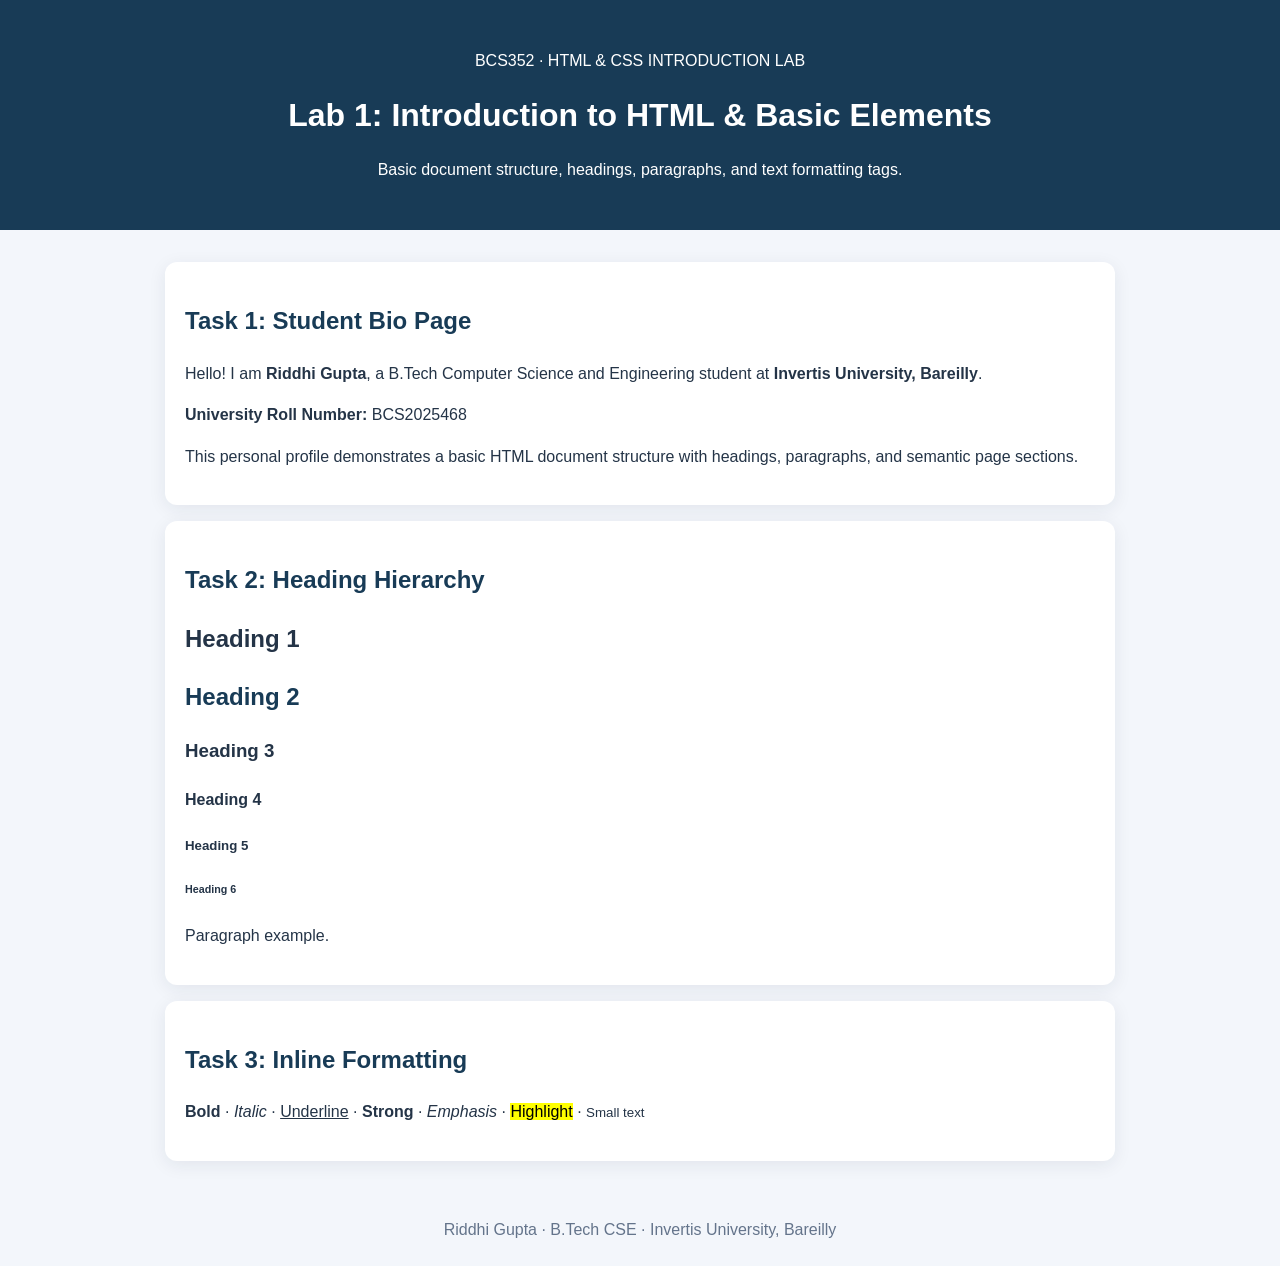
<file: Lab1/index.html>
<!DOCTYPE html>
<html lang="en"><head><meta charset="UTF-8"><meta name="viewport" content="width=device-width, initial-scale=1.0"><title>Lab 1: Introduction to HTML & Basic Elements</title><link rel="stylesheet" href="style.css"></head><body><header class="hero"><p>BCS352 · HTML &amp; CSS INTRODUCTION LAB</p><h1>Lab 1: Introduction to HTML & Basic Elements</h1><p>Basic document structure, headings, paragraphs, and text formatting tags.</p></header><main class="container"><section class="card"><h2>Task 1: Student Bio Page</h2><p>Hello! I am <strong>Riddhi Gupta</strong>, a B.Tech Computer Science and Engineering student at <strong>Invertis University, Bareilly</strong>.</p><p><strong>University Roll Number:</strong> BCS2025468</p><p>This personal profile demonstrates a basic HTML document structure with headings, paragraphs, and semantic page sections.</p></section><section class="card"><h2>Task 2: Heading Hierarchy</h2><h1>Heading 1</h1><h2>Heading 2</h2><h3>Heading 3</h3><h4>Heading 4</h4><h5>Heading 5</h5><h6>Heading 6</h6><p>Paragraph example.</p></section><section class="card"><h2>Task 3: Inline Formatting</h2><p><b>Bold</b> · <i>Italic</i> · <u>Underline</u> · <strong>Strong</strong> · <em>Emphasis</em> · <mark>Highlight</mark> · <small>Small text</small></p></section></main><footer>Riddhi Gupta · B.Tech CSE · Invertis University, Bareilly</footer></body></html>
</file>
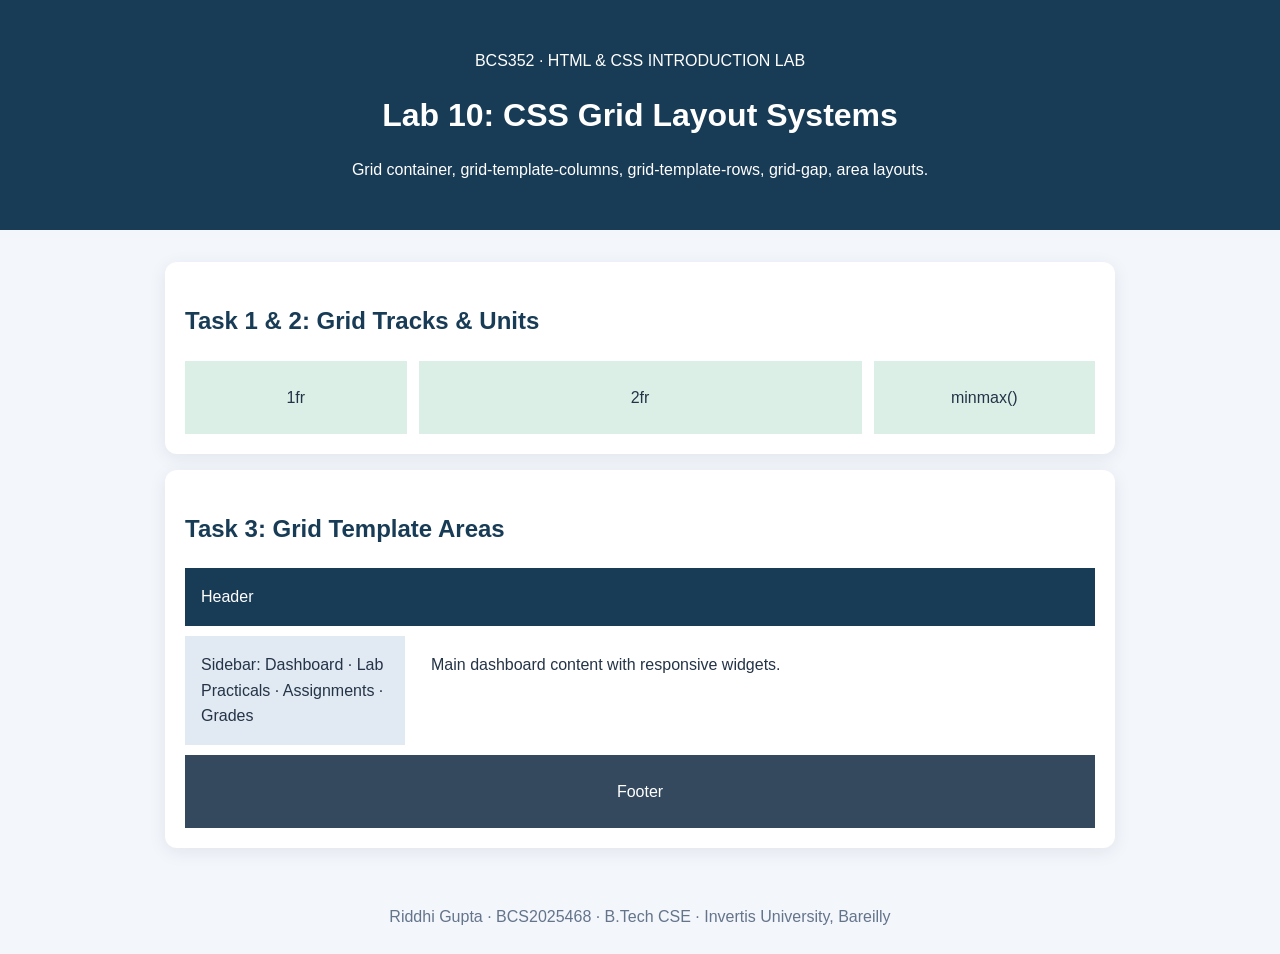
<file: Lab10/index.html>
<!DOCTYPE html>
<html lang="en">
<head><meta charset="UTF-8"><meta name="viewport" content="width=device-width, initial-scale=1.0"><title>Lab 10: CSS Grid Layout Systems</title><link rel="stylesheet" href="style.css"></head>
<body>
<header class="hero"><p>BCS352 · HTML &amp; CSS INTRODUCTION LAB</p><h1>Lab 10: CSS Grid Layout Systems</h1><p>Grid container, grid-template-columns, grid-template-rows, grid-gap, area layouts.</p></header>
<main class="container">
  <section class="card"><h2>Task 1 &amp; 2: Grid Tracks &amp; Units</h2><div class="grid-demo"><div>1fr</div><div>2fr</div><div>minmax()</div></div></section>
  <section class="card"><h2>Task 3: Grid Template Areas</h2><div class="dashboard"><header>Header</header><aside>Sidebar: Dashboard · Lab Practicals · Assignments · Grades</aside><div class="dashboard-content">Main dashboard content with responsive widgets.</div><footer>Footer</footer></div></section>
</main>
<footer>Riddhi Gupta · BCS2025468 · B.Tech CSE · Invertis University, Bareilly</footer>
</body></html>
</file>
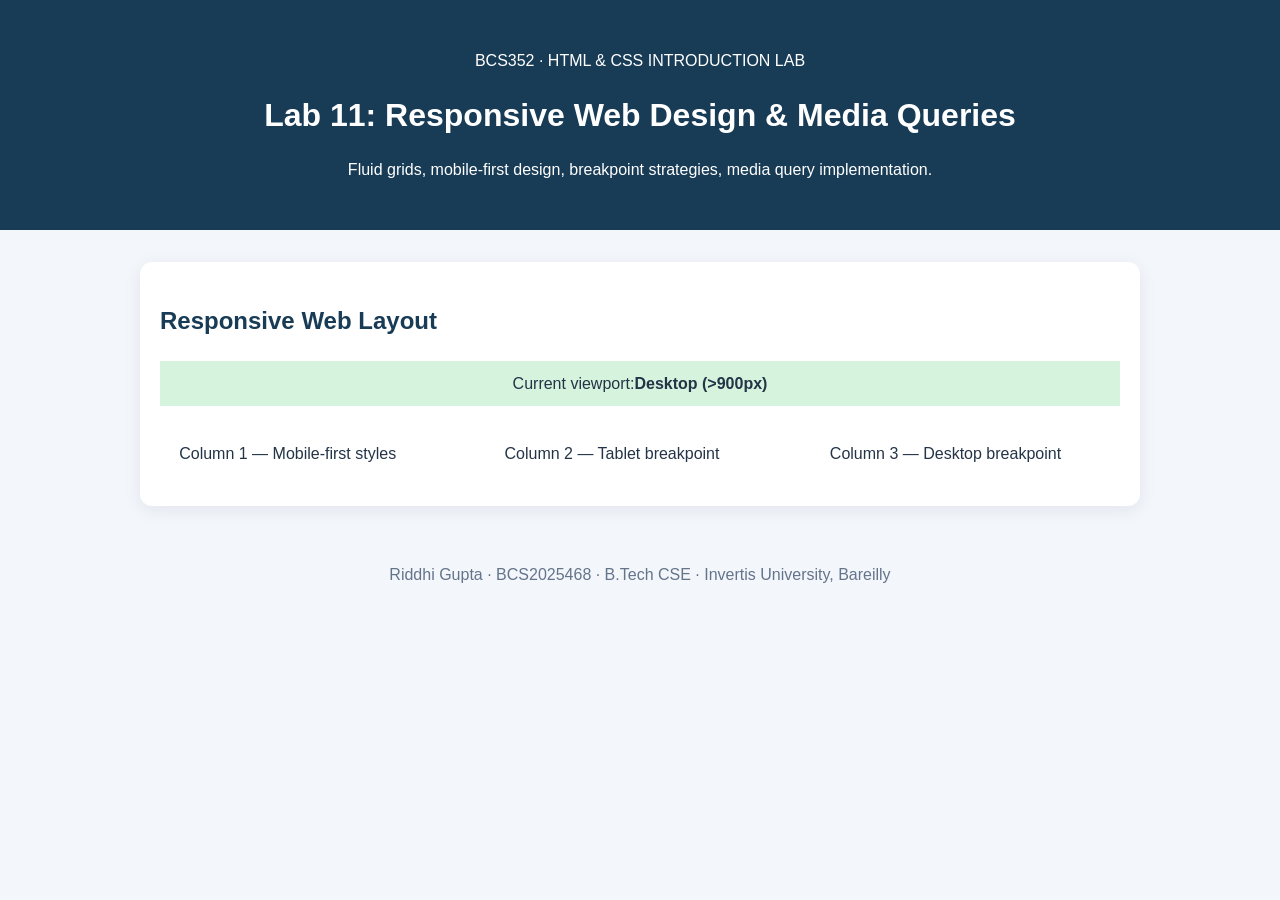
<file: Lab11/index.html>
<!DOCTYPE html>
<html lang="en">
<head><meta charset="UTF-8"><meta name="viewport" content="width=device-width, initial-scale=1.0"><title>Lab 11: Responsive Web Design &amp; Media Queries</title><link rel="stylesheet" href="style.css"></head>
<body>
<header class="hero-head"><p>BCS352 · HTML &amp; CSS INTRODUCTION LAB</p><h1>Lab 11: Responsive Web Design &amp; Media Queries</h1><p>Fluid grids, mobile-first design, breakpoint strategies, media query implementation.</p></header>
<main class="container"><section class="card"><h2>Responsive Web Layout</h2><p class="device">Current viewport:</p><div class="responsive-container"><article>Column 1 — Mobile-first styles</article><article>Column 2 — Tablet breakpoint</article><article>Column 3 — Desktop breakpoint</article></div></section></main>
<footer>Riddhi Gupta · BCS2025468 · B.Tech CSE · Invertis University, Bareilly</footer>
</body></html>
</file>
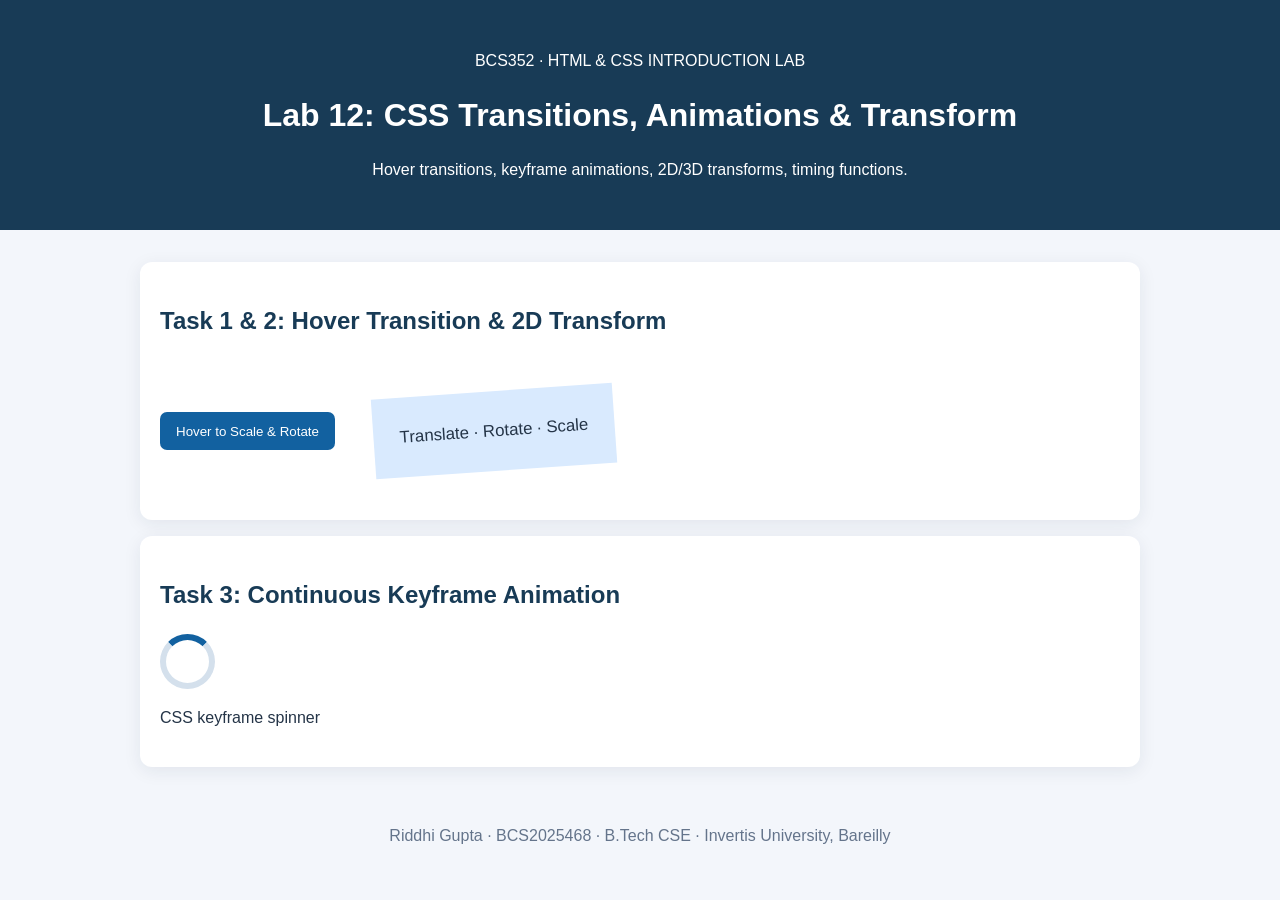
<file: Lab12/index.html>
<!DOCTYPE html>
<html lang="en"><head><meta charset="UTF-8"><meta name="viewport" content="width=device-width, initial-scale=1.0"><title>Lab 12: CSS Transitions, Animations & Transform</title><link rel="stylesheet" href="style.css"></head><body><header class="hero-head"><p>BCS352 · HTML &amp; CSS INTRODUCTION LAB</p><h1>Lab 12: CSS Transitions, Animations & Transform</h1><p>Hover transitions, keyframe animations, 2D/3D transforms, timing functions.</p></header><main class="container"><section class="card"><h2>Task 1 &amp; 2: Hover Transition &amp; 2D Transform</h2><button class="animated-btn">Hover to Scale &amp; Rotate</button><div class="transform-box">Translate · Rotate · Scale</div></section><section class="card"><h2>Task 3: Continuous Keyframe Animation</h2><div class="spinner" role="img" aria-label="Animated loading spinner"></div><p>CSS keyframe spinner</p></section></main><footer>Riddhi Gupta · BCS2025468 · B.Tech CSE · Invertis University, Bareilly</footer></body></html>
</file>
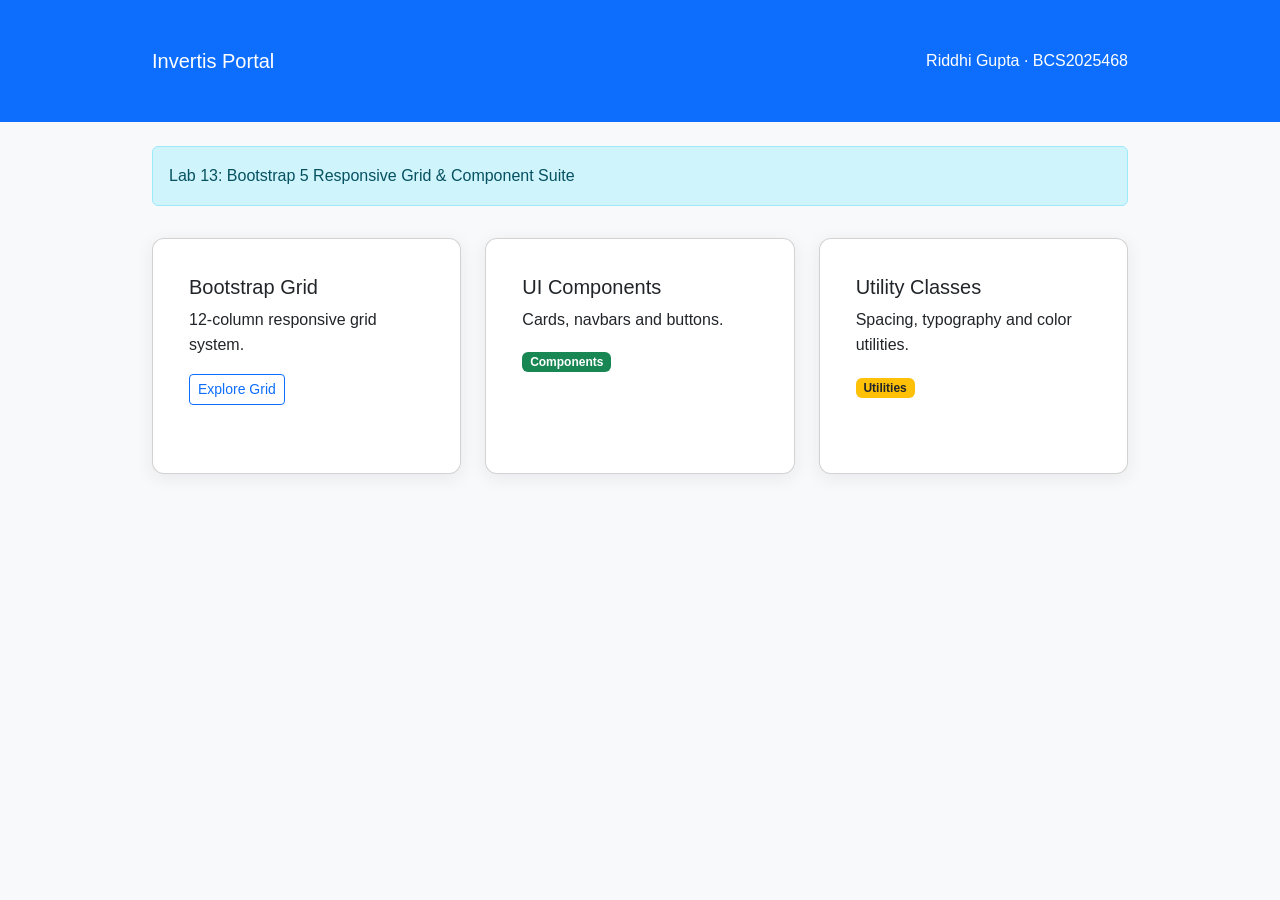
<file: Lab13/index.html>
<!DOCTYPE html>
<html lang="en"><head><meta charset="UTF-8"><meta name="viewport" content="width=device-width, initial-scale=1.0"><title>Lab 13 - Bootstrap Integration</title><link href="https://cdn.jsdelivr.net/npm/bootstrap@5.3.0/dist/css/bootstrap.min.css" rel="stylesheet"><link rel="stylesheet" href="style.css"></head><body><nav class="navbar navbar-expand-lg navbar-dark bg-primary"><div class="container"><a class="navbar-brand" href="#">Invertis Portal</a><span class="navbar-text text-white">Riddhi Gupta · BCS2025468</span></div></nav><main class="container my-4"><div class="alert alert-info" role="alert">Lab 13: Bootstrap 5 Responsive Grid &amp; Component Suite</div><div class="row g-4"><div class="col-md-4"><div class="card h-100"><div class="card-body"><h5 class="card-title">Bootstrap Grid</h5><p class="card-text">12-column responsive grid system.</p><button class="btn btn-outline-primary btn-sm" data-bs-toggle="modal" data-bs-target="#labModal">Explore Grid</button></div></div></div><div class="col-md-4"><div class="card h-100"><div class="card-body"><h5 class="card-title">UI Components</h5><p class="card-text">Cards, navbars and buttons.</p><span class="badge bg-success">Components</span></div></div></div><div class="col-md-4"><div class="card h-100"><div class="card-body"><h5 class="card-title">Utility Classes</h5><p class="card-text">Spacing, typography and color utilities.</p><span class="badge bg-warning text-dark">Utilities</span></div></div></div></div></main><div class="modal fade" id="labModal" tabindex="-1" aria-labelledby="labModalLabel" aria-hidden="true"><div class="modal-dialog"><div class="modal-content"><div class="modal-header"><h5 class="modal-title" id="labModalLabel">Bootstrap Modal</h5><button type="button" class="btn-close" data-bs-dismiss="modal" aria-label="Close"></button></div><div class="modal-body">This interactive dialog demonstrates a Bootstrap modal component.</div><div class="modal-footer"><button type="button" class="btn btn-secondary" data-bs-dismiss="modal">Close</button></div></div></div></div><script src="https://cdn.jsdelivr.net/npm/bootstrap@5.3.0/dist/js/bootstrap.bundle.min.js"></script></body></html>
</file>
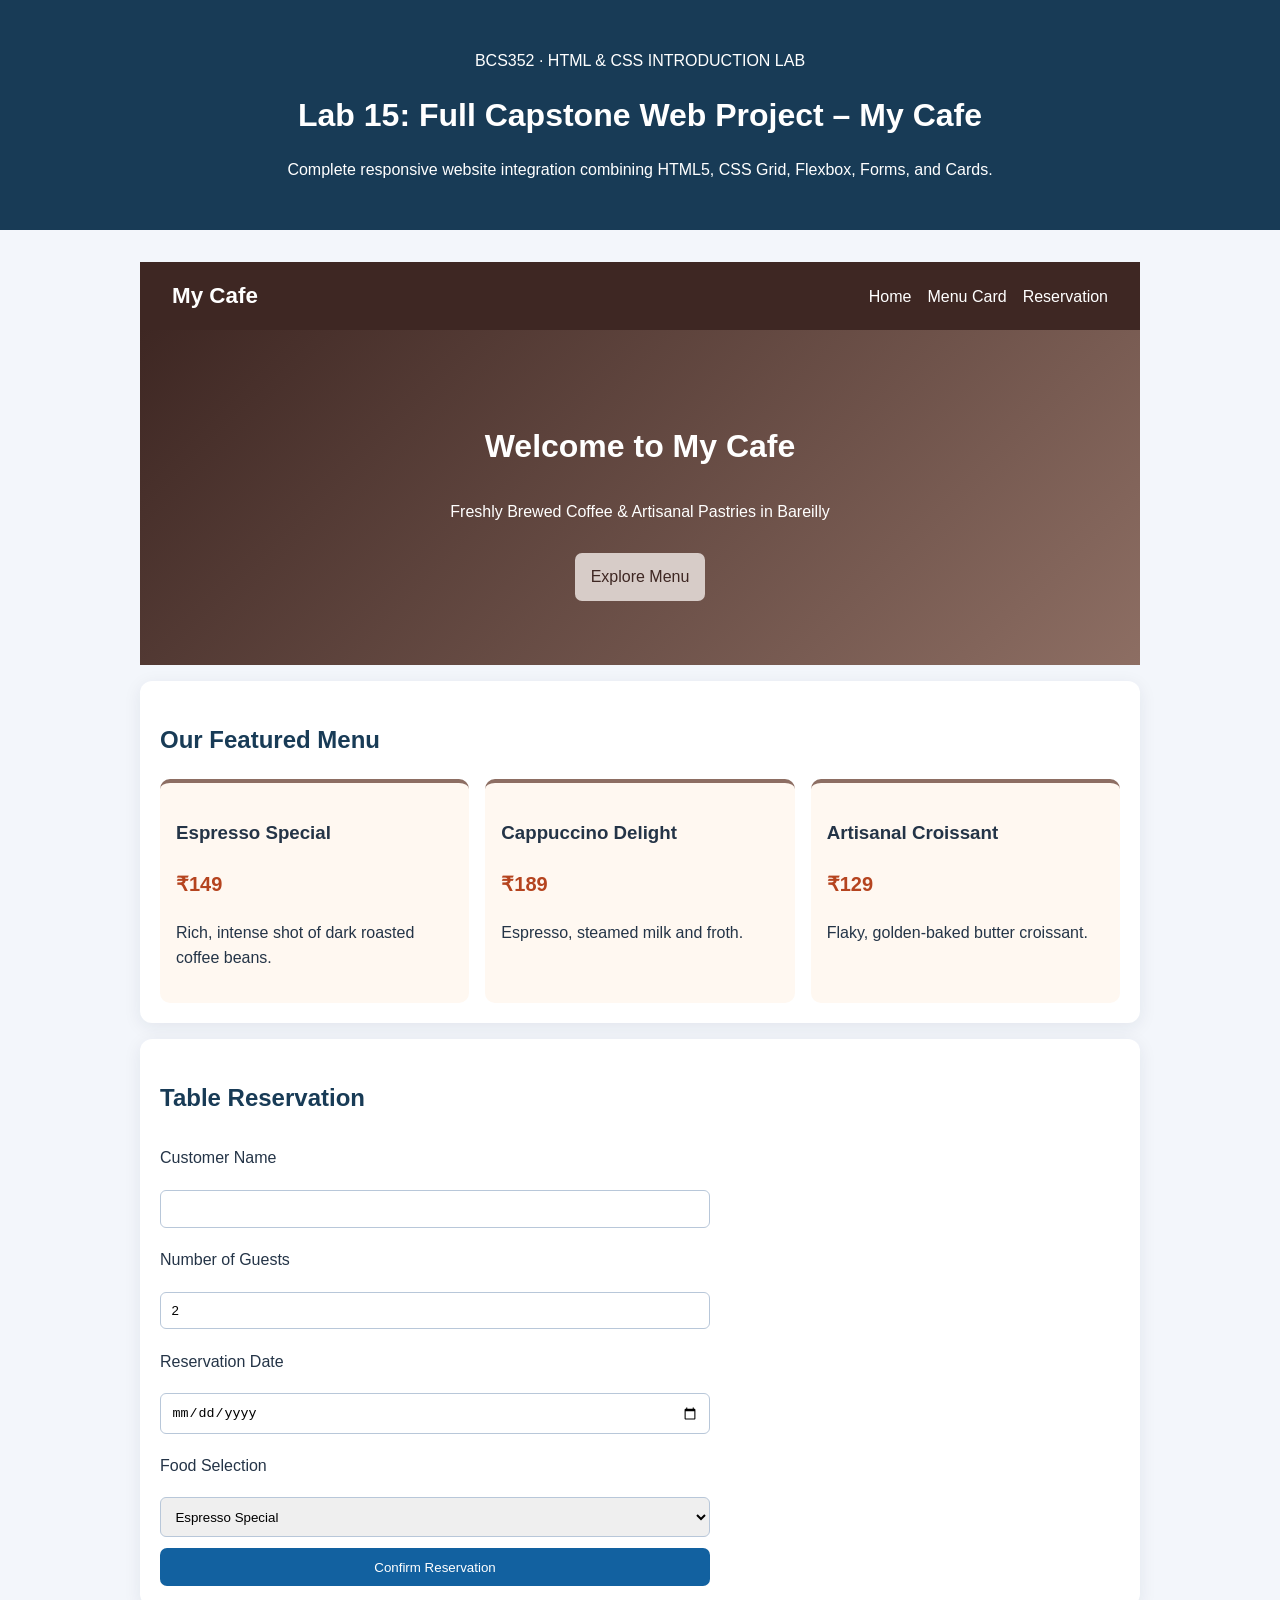
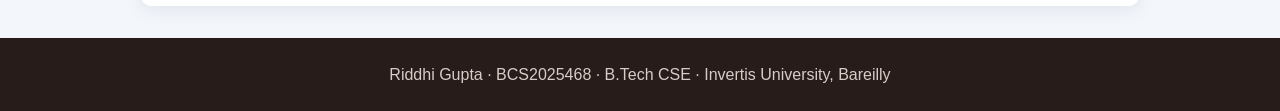
<file: Lab15/index.html>
<!DOCTYPE html>
<html lang="en">
<head><meta charset="UTF-8"><meta name="viewport" content="width=device-width, initial-scale=1.0"><title>Lab 15: Full Capstone Web Project – My Cafe</title><link rel="stylesheet" href="style.css"></head>
<body>
<header class="hero-head"><p>BCS352 · HTML &amp; CSS INTRODUCTION LAB</p><h1>Lab 15: Full Capstone Web Project – My Cafe</h1><p>Complete responsive website integration combining HTML5, CSS Grid, Flexbox, Forms, and Cards.</p></header>
<main class="container">
  <nav class="navbar" aria-label="Main navigation"><div class="logo">My Cafe</div><div class="nav-links"><a href="#home">Home</a><a href="#menu">Menu Card</a><a href="#reserve">Reservation</a></div></nav>
  <section id="home" class="hero"><h2>Welcome to My Cafe</h2><p>Freshly Brewed Coffee &amp; Artisanal Pastries in Bareilly</p><a href="#menu" class="button">Explore Menu</a></section>
  <section id="menu" class="card"><h2>Our Featured Menu</h2><div class="menu-grid"><article><h3>Espresso Special</h3><p class="price">₹149</p><p>Rich, intense shot of dark roasted coffee beans.</p></article><article><h3>Cappuccino Delight</h3><p class="price">₹189</p><p>Espresso, steamed milk and froth.</p></article><article><h3>Artisanal Croissant</h3><p class="price">₹129</p><p>Flaky, golden-baked butter croissant.</p></article></div></section>
  <section id="reserve" class="card"><h2>Table Reservation</h2><form action="#" method="get"><label for="name">Customer Name</label><input id="name" name="name" type="text" required><label for="guests">Number of Guests</label><input id="guests" name="guests" type="number" min="1" max="10" value="2" required><label for="date">Reservation Date</label><input id="date" name="date" type="date" required><label for="food">Food Selection</label><select id="food" name="food"><option>Espresso Special</option><option>Cappuccino Delight</option><option>Artisanal Croissant</option></select><button type="submit">Confirm Reservation</button></form></section>
</main>
<footer>Riddhi Gupta · BCS2025468 · B.Tech CSE · Invertis University, Bareilly</footer>
</body></html>
</file>
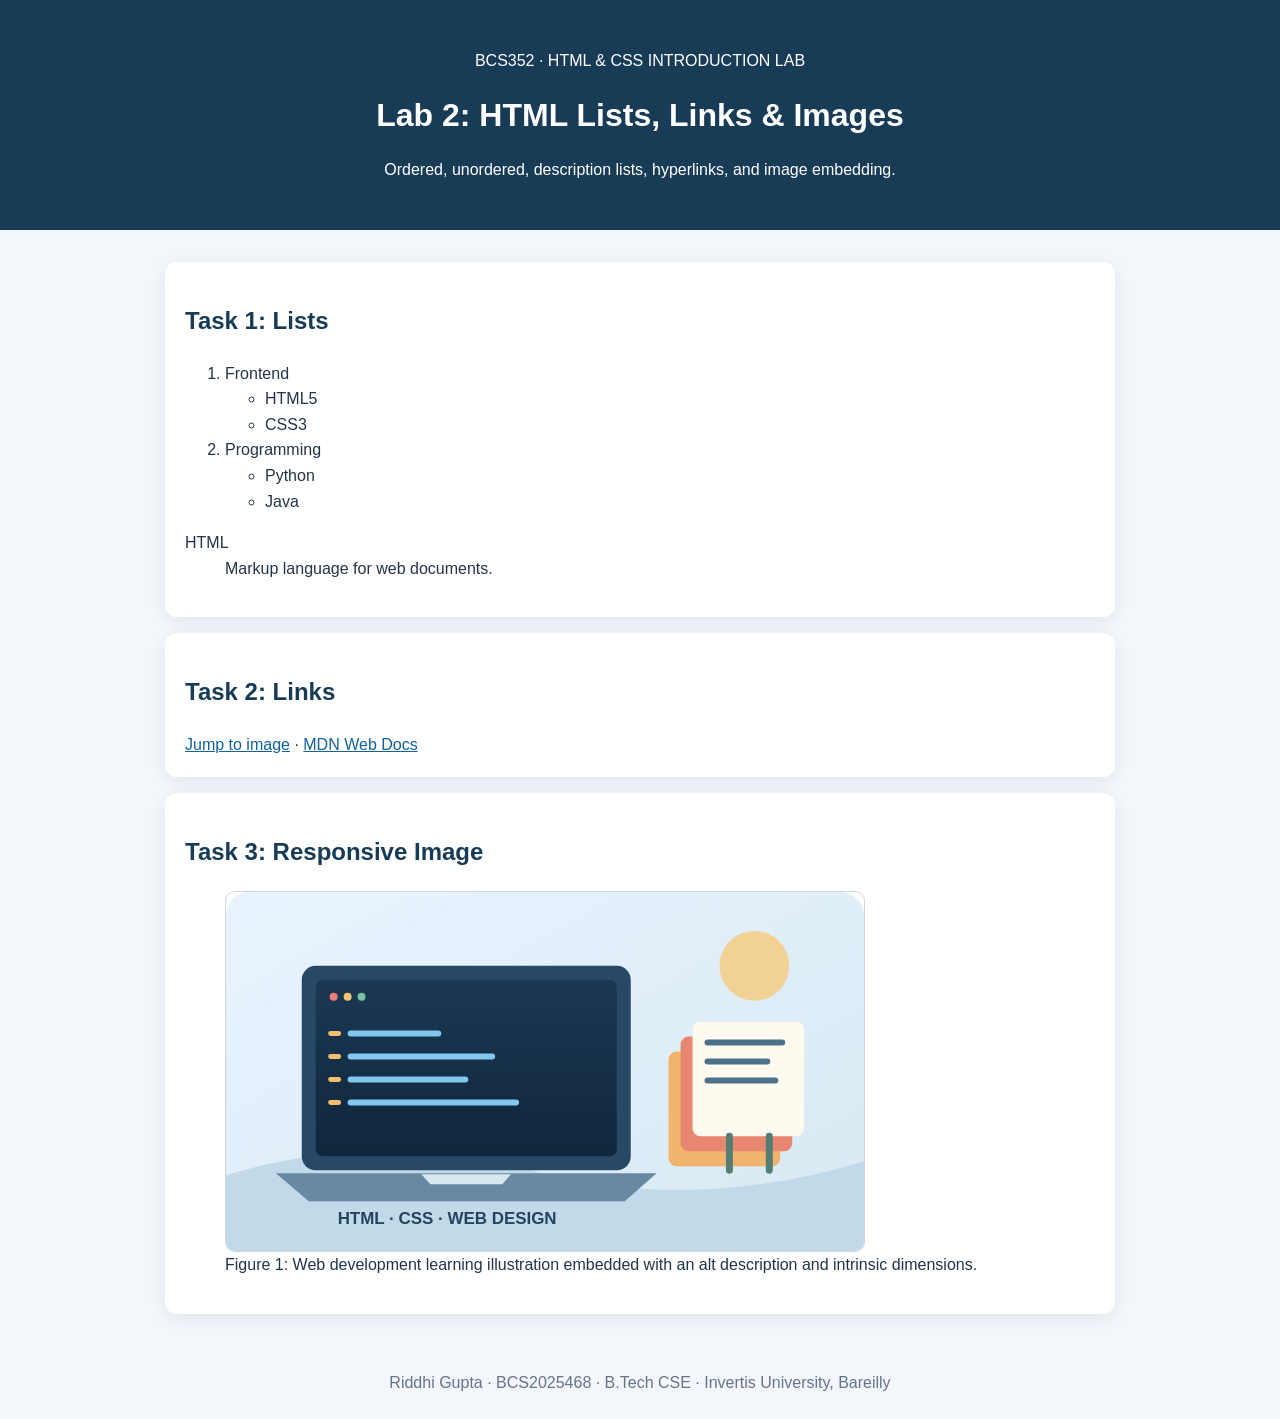
<file: Lab2/index.html>
<!DOCTYPE html>
<html lang="en"><head><meta charset="UTF-8"><meta name="viewport" content="width=device-width, initial-scale=1.0"><title>Lab 2: HTML Lists, Links & Images</title><link rel="stylesheet" href="style.css"></head><body><header class="hero"><p>BCS352 · HTML &amp; CSS INTRODUCTION LAB</p><h1>Lab 2: HTML Lists, Links & Images</h1><p>Ordered, unordered, description lists, hyperlinks, and image embedding.</p></header><main class="container"><section class="card"><h2>Task 1: Lists</h2><ol><li>Frontend<ul><li>HTML5</li><li>CSS3</li></ul></li><li>Programming<ul><li>Python</li><li>Java</li></ul></li></ol><dl><dt>HTML</dt><dd>Markup language for web documents.</dd></dl></section><section class="card"><h2>Task 2: Links</h2><a href="#media">Jump to image</a> · <a href="https://developer.mozilla.org/" target="_blank" rel="noopener">MDN Web Docs</a></section><section class="card" id="media"><h2>Task 3: Responsive Image</h2><figure><img class="responsive-img" src="images/web-learning.svg" alt="Illustration of a laptop displaying HTML and CSS code beside web design books" width="640" height="360" loading="lazy"><figcaption>Figure 1: Web development learning illustration embedded with an alt description and intrinsic dimensions.</figcaption></figure></section></main><footer>Riddhi Gupta · BCS2025468 · B.Tech CSE · Invertis University, Bareilly</footer></body></html>
</file>
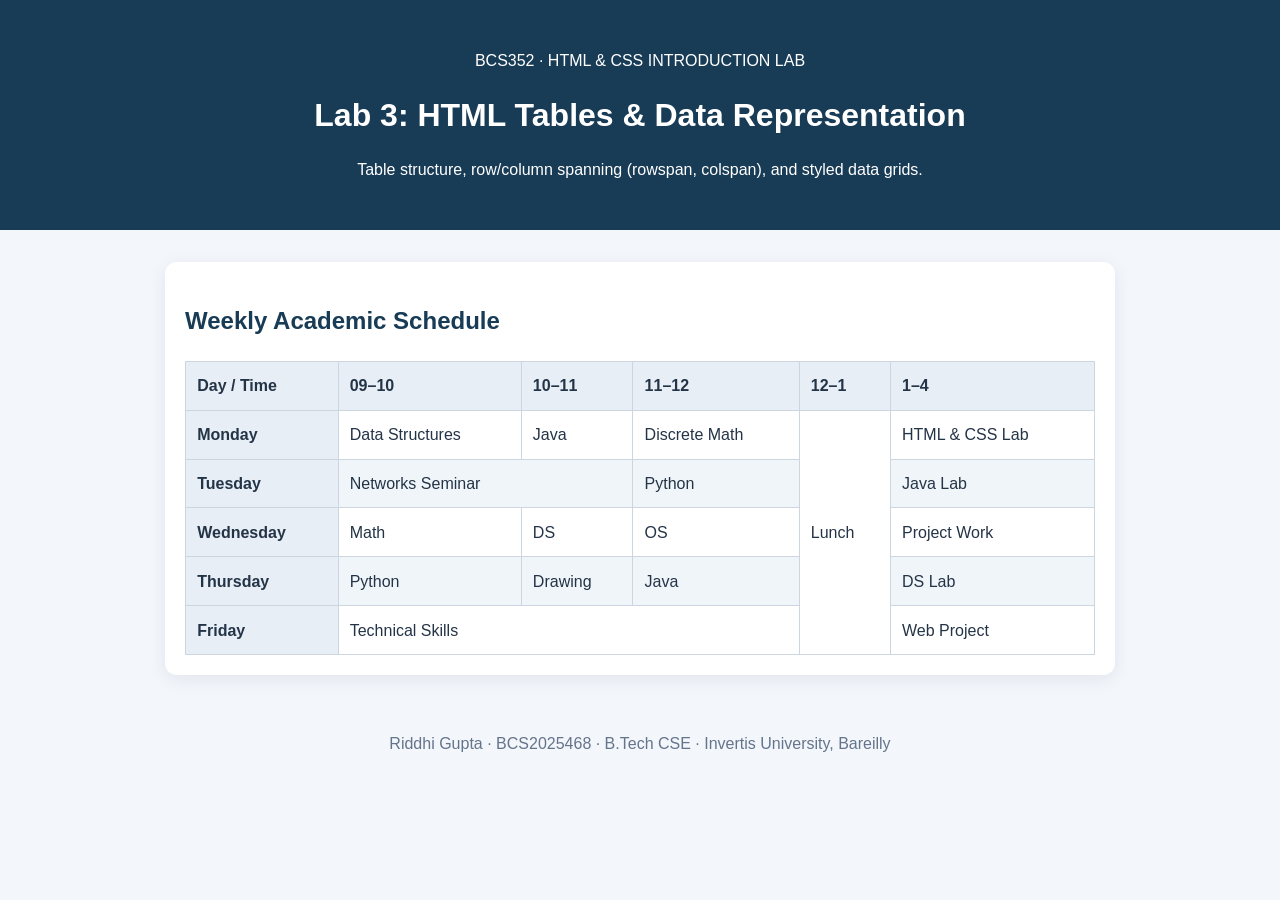
<file: Lab3/index.html>
<!DOCTYPE html>
<html lang="en"><head><meta charset="UTF-8"><meta name="viewport" content="width=device-width, initial-scale=1.0"><title>Lab 3: HTML Tables & Data Representation</title><link rel="stylesheet" href="style.css"></head><body><header class="hero"><p>BCS352 · HTML &amp; CSS INTRODUCTION LAB</p><h1>Lab 3: HTML Tables & Data Representation</h1><p>Table structure, row/column spanning (rowspan, colspan), and styled data grids.</p></header><main class="container"><section class="card"><h2>Weekly Academic Schedule</h2><div class="scroll"><table><thead><tr><th>Day / Time</th><th>09–10</th><th>10–11</th><th>11–12</th><th>12–1</th><th>1–4</th></tr></thead><tbody><tr><th>Monday</th><td>Data Structures</td><td>Java</td><td>Discrete Math</td><td rowspan="5">Lunch</td><td>HTML &amp; CSS Lab</td></tr><tr><th>Tuesday</th><td colspan="2">Networks Seminar</td><td>Python</td><td>Java Lab</td></tr><tr><th>Wednesday</th><td>Math</td><td>DS</td><td>OS</td><td>Project Work</td></tr><tr><th>Thursday</th><td>Python</td><td>Drawing</td><td>Java</td><td>DS Lab</td></tr><tr><th>Friday</th><td colspan="3">Technical Skills</td><td>Web Project</td></tr></tbody></table></div></section></main><footer>Riddhi Gupta · BCS2025468 · B.Tech CSE · Invertis University, Bareilly</footer></body></html>
</file>
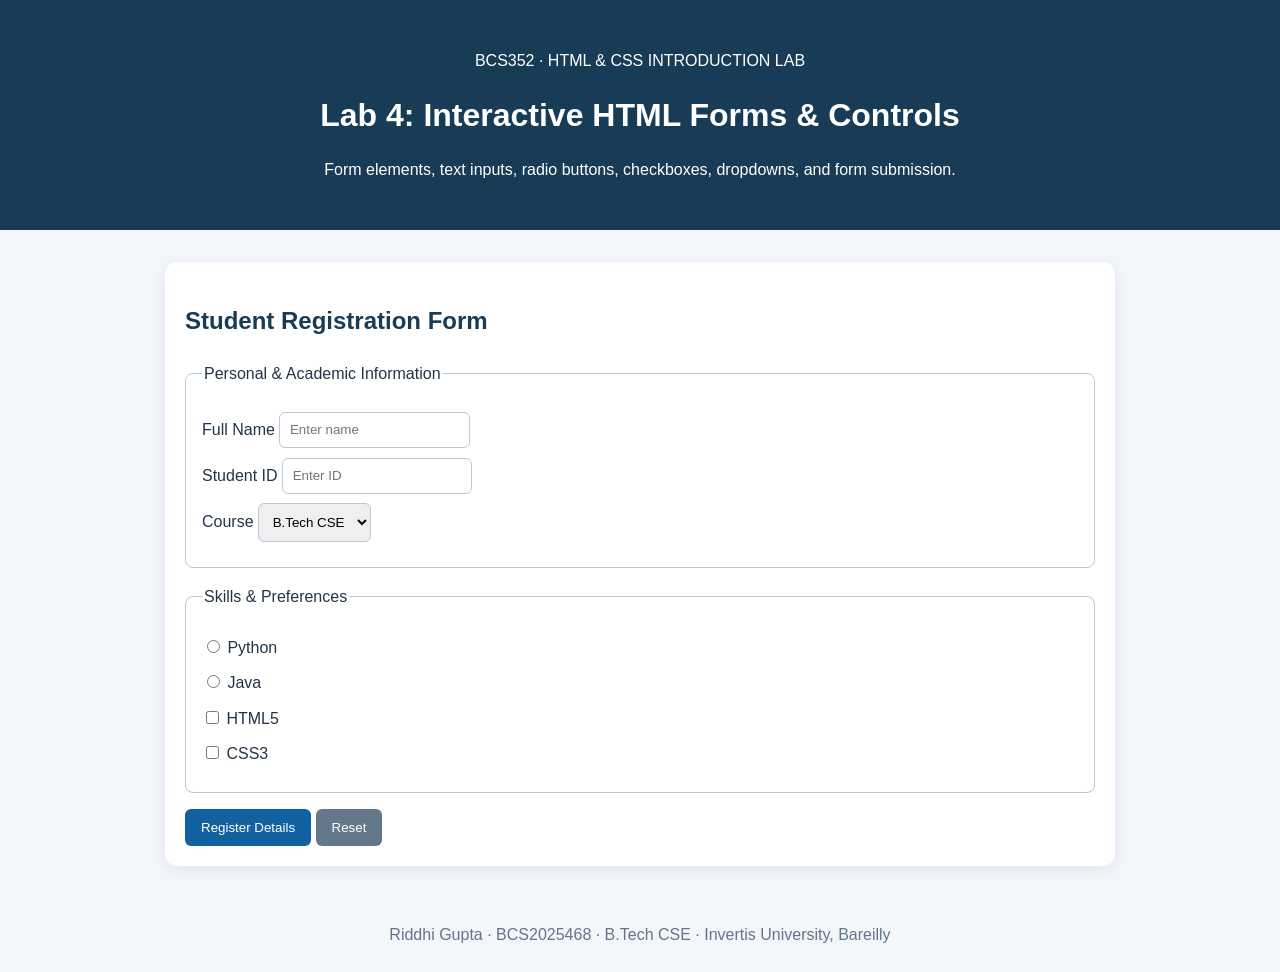
<file: Lab4/index.html>
<!DOCTYPE html>
<html lang="en"><head><meta charset="UTF-8"><meta name="viewport" content="width=device-width, initial-scale=1.0"><title>Lab 4: Interactive HTML Forms & Controls</title><link rel="stylesheet" href="style.css"></head><body><header class="hero"><p>BCS352 · HTML &amp; CSS INTRODUCTION LAB</p><h1>Lab 4: Interactive HTML Forms & Controls</h1><p>Form elements, text inputs, radio buttons, checkboxes, dropdowns, and form submission.</p></header><main class="container"><section class="card"><h2>Student Registration Form</h2><form action="#" method="get"><fieldset><legend>Personal &amp; Academic Information</legend><label>Full Name <input name="fullname" type="text" placeholder="Enter name" required></label><label>Student ID <input name="studentid" type="text" placeholder="Enter ID" required></label><label>Course <select name="course"><option>B.Tech CSE</option><option>B.Tech ECE</option><option>BCA</option></select></label></fieldset><fieldset><legend>Skills &amp; Preferences</legend><label><input type="radio" name="lang" value="python"> Python</label><label><input type="radio" name="lang" value="java"> Java</label><label><input type="checkbox" name="web" value="html"> HTML5</label><label><input type="checkbox" name="web" value="css"> CSS3</label></fieldset><button>Register Details</button> <button type="reset" class="secondary">Reset</button></form></section></main><footer>Riddhi Gupta · BCS2025468 · B.Tech CSE · Invertis University, Bareilly</footer></body></html>
</file>
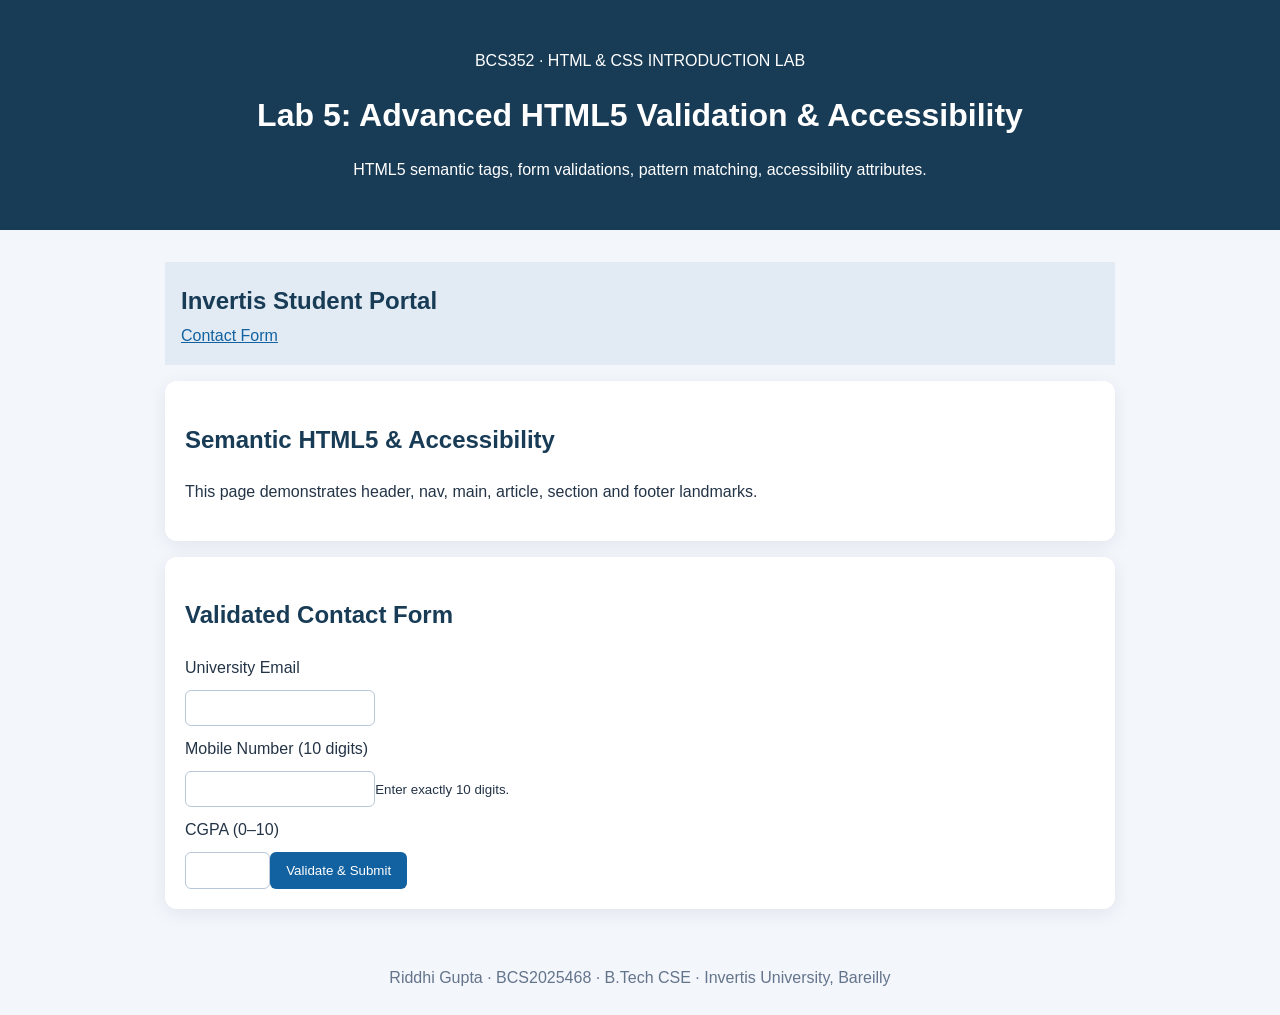
<file: Lab5/index.html>
<!DOCTYPE html>
<html lang="en"><head><meta charset="UTF-8"><meta name="viewport" content="width=device-width, initial-scale=1.0"><title>Lab 5: Advanced HTML5 Validation & Accessibility</title><link rel="stylesheet" href="style.css"></head><body><header class="hero"><p>BCS352 · HTML &amp; CSS INTRODUCTION LAB</p><h1>Lab 5: Advanced HTML5 Validation & Accessibility</h1><p>HTML5 semantic tags, form validations, pattern matching, accessibility attributes.</p></header><main class="container"><header class="subhead"><h2>Invertis Student Portal</h2><nav><a href="#contact">Contact Form</a></nav></header><article class="card"><h2>Semantic HTML5 &amp; Accessibility</h2><p>This page demonstrates header, nav, main, article, section and footer landmarks.</p></article><section class="card" id="contact"><h2>Validated Contact Form</h2><form action="#" method="get" aria-label="Student Contact Form"><label for="email">University Email</label><input id="email" name="email" type="email" required aria-required="true"><label for="phone">Mobile Number (10 digits)</label><input id="phone" name="phone" type="tel" pattern="[0-9]{10}" required aria-describedby="hint"><small id="hint">Enter exactly 10 digits.</small><label for="cgpa">CGPA (0–10)</label><input id="cgpa" name="cgpa" type="number" min="0" max="10" step=".01" required><button>Validate &amp; Submit</button></form></section></main><footer>Riddhi Gupta · BCS2025468 · B.Tech CSE · Invertis University, Bareilly</footer></body></html>
</file>
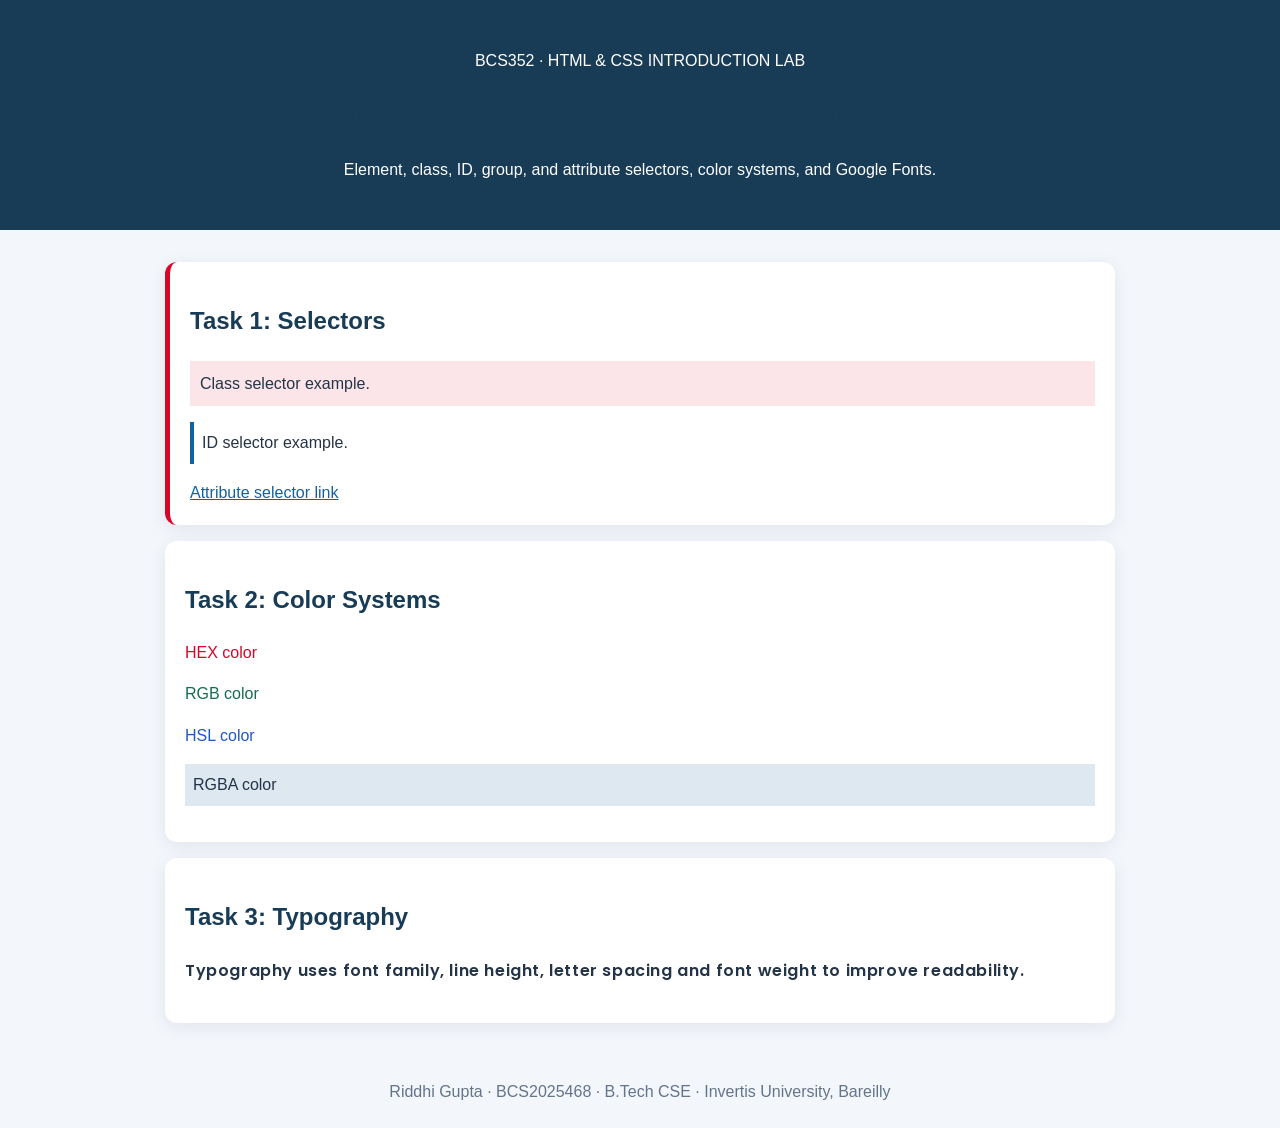
<file: Lab6/index.html>
<!DOCTYPE html>
<html lang="en"><head><meta charset="UTF-8"><meta name="viewport" content="width=device-width, initial-scale=1.0"><title>Lab 6: CSS Selectors, Colors & Typography</title><link rel="preconnect" href="https://fonts.googleapis.com"><link rel="preconnect" href="https://fonts.gstatic.com" crossorigin><link href="https://fonts.googleapis.com/css2?family=Poppins:wght@400;600&display=swap" rel="stylesheet"><link rel="stylesheet" href="style.css"></head><body><header class="hero"><p>BCS352 · HTML &amp; CSS INTRODUCTION LAB</p><h1>Lab 6: CSS Selectors, Colors & Typography</h1><p>Element, class, ID, group, and attribute selectors, color systems, and Google Fonts.</p></header><main class="container"><section class="card" data-category="primary"><h2>Task 1: Selectors</h2><p class="highlight">Class selector example.</p><p id="unique">ID selector example.</p><a href="https://example.com" target="_blank" rel="noopener">Attribute selector link</a></section><section class="card"><h2>Task 2: Color Systems</h2><p class="hex">HEX color</p><p class="rgb">RGB color</p><p class="hsl">HSL color</p><p class="rgba">RGBA color</p></section><section class="card"><h2>Task 3: Typography</h2><p class="type-demo">Typography uses font family, line height, letter spacing and font weight to improve readability.</p></section></main><footer>Riddhi Gupta · BCS2025468 · B.Tech CSE · Invertis University, Bareilly</footer></body></html>
</file>
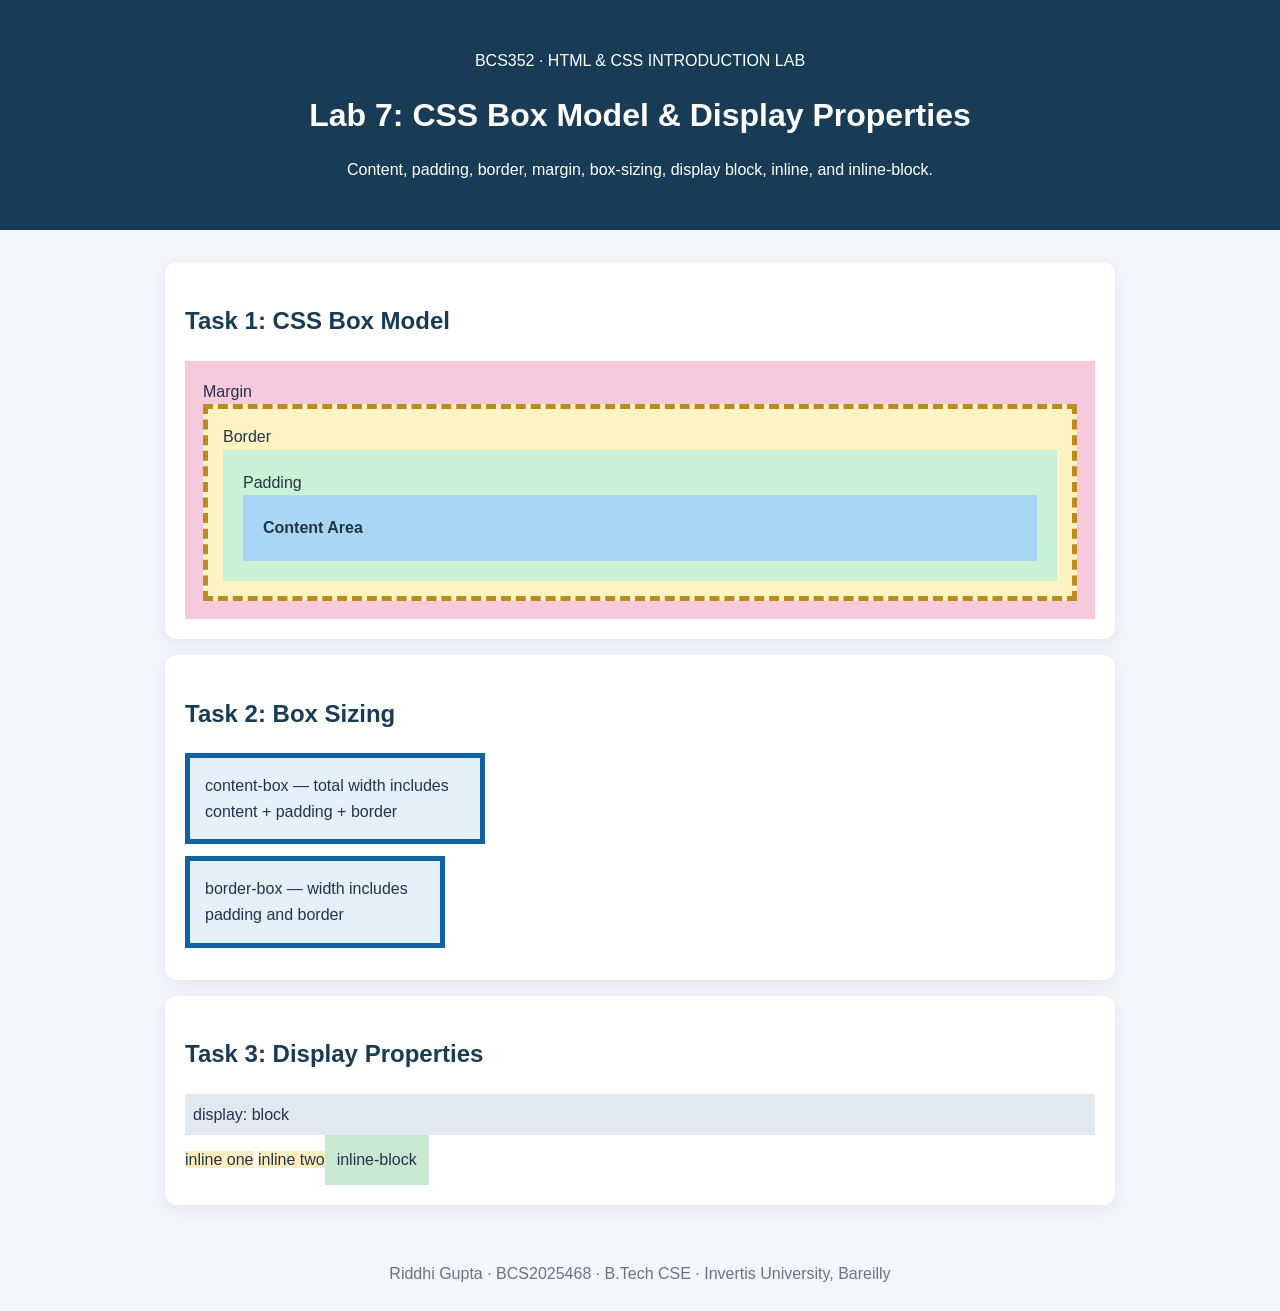
<file: Lab7/index.html>
<!DOCTYPE html>
<html lang="en"><head><meta charset="UTF-8"><meta name="viewport" content="width=device-width, initial-scale=1.0"><title>Lab 7: CSS Box Model & Display Properties</title><link rel="stylesheet" href="style.css"></head><body><header class="hero"><p>BCS352 · HTML &amp; CSS INTRODUCTION LAB</p><h1>Lab 7: CSS Box Model & Display Properties</h1><p>Content, padding, border, margin, box-sizing, display block, inline, and inline-block.</p></header><main class="container"><section class="card"><h2>Task 1: CSS Box Model</h2><div class="margin-demo">Margin<div class="border-demo">Border<div class="padding-demo">Padding<div class="content-demo">Content Area</div></div></div></div></section><section class="card"><h2>Task 2: Box Sizing</h2><div class="sizing content-box">content-box — total width includes content + padding + border</div><div class="sizing border-box">border-box — width includes padding and border</div></section><section class="card"><h2>Task 3: Display Properties</h2><span class="block">display: block</span><span class="inline">inline one</span> <span class="inline">inline two</span><span class="inline-block">inline-block</span><span class="hidden">display none</span></section></main><footer>Riddhi Gupta · BCS2025468 · B.Tech CSE · Invertis University, Bareilly</footer></body></html>
</file>
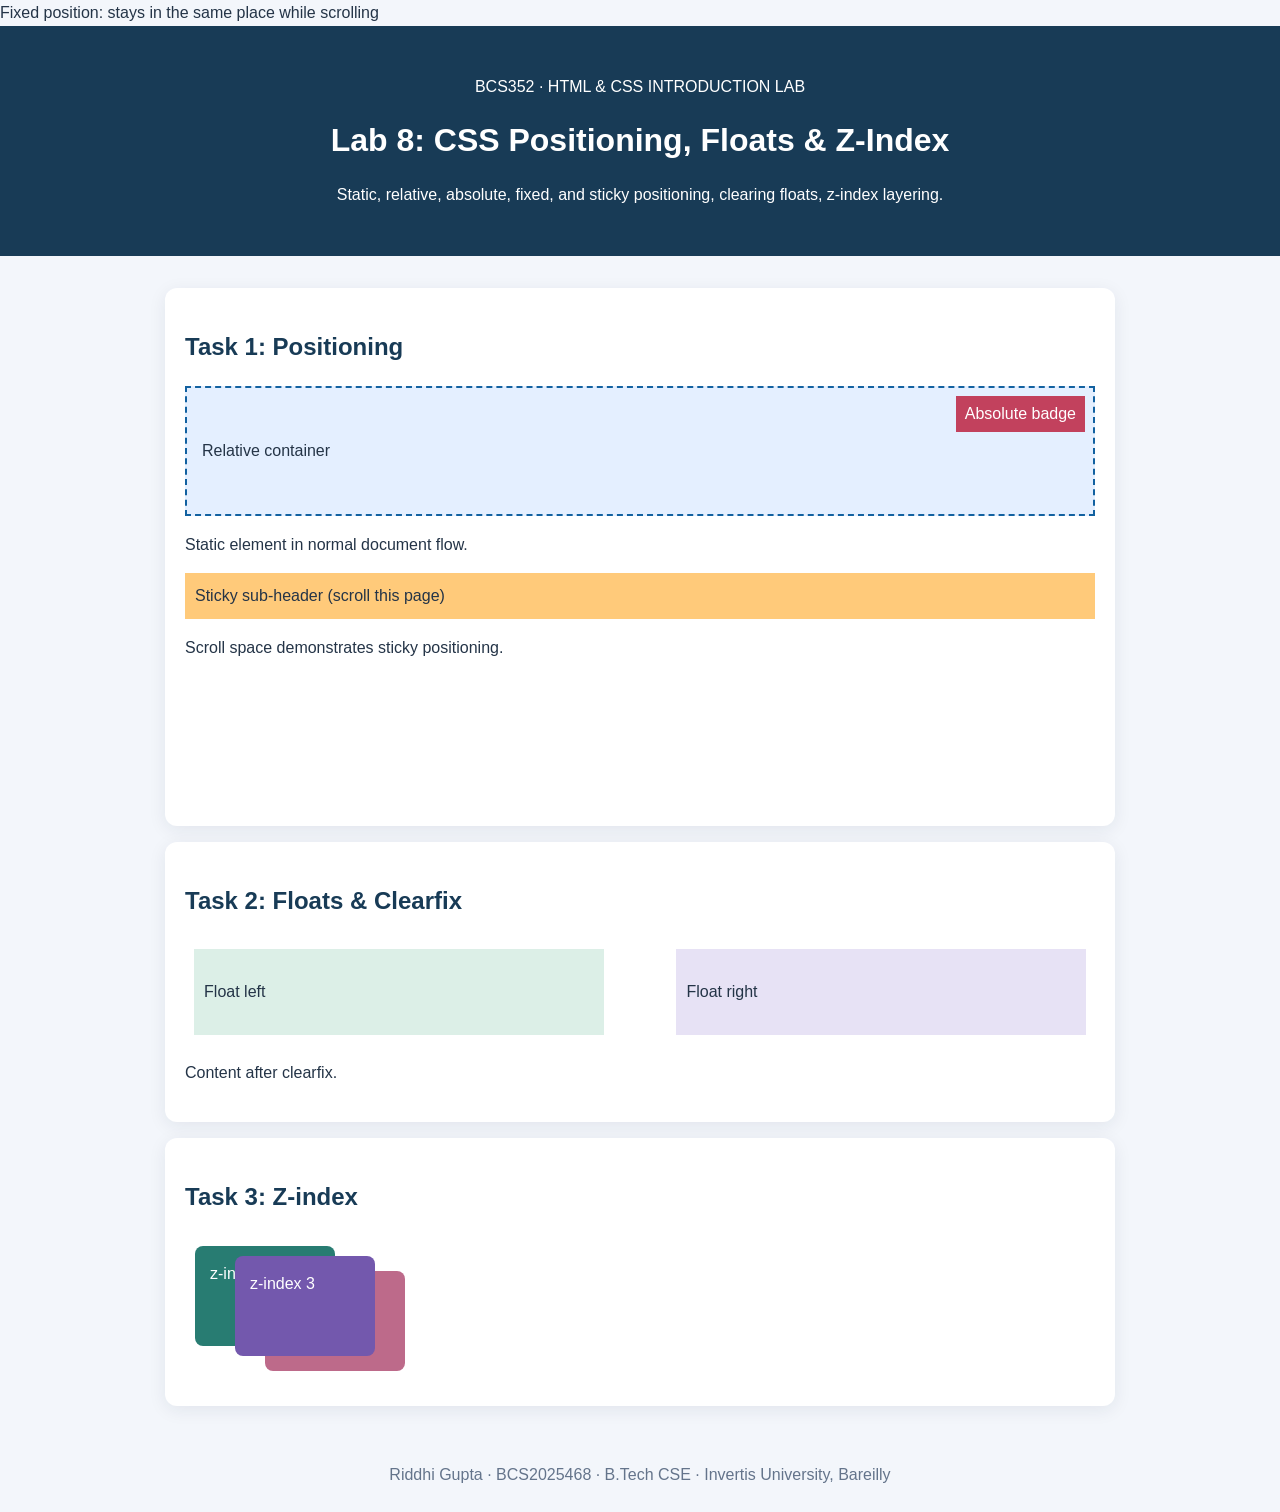
<file: Lab8/index.html>
<!DOCTYPE html>
<html lang="en"><head><meta charset="UTF-8"><meta name="viewport" content="width=device-width, initial-scale=1.0"><title>Lab 8: CSS Positioning, Floats & Z-Index</title><link rel="stylesheet" href="style.css"></head><body><div class="fixed-note">Fixed position: stays in the same place while scrolling</div><header class="hero"><p>BCS352 · HTML &amp; CSS INTRODUCTION LAB</p><h1>Lab 8: CSS Positioning, Floats & Z-Index</h1><p>Static, relative, absolute, fixed, and sticky positioning, clearing floats, z-index layering.</p></header><main class="container"><section class="card"><h2>Task 1: Positioning</h2><div class="position-stage"><div class="relative">Relative container<div class="absolute">Absolute badge</div></div><p>Static element in normal document flow.</p><div class="sticky">Sticky sub-header (scroll this page)</div><p>Scroll space demonstrates sticky positioning.</p></div></section><section class="card"><h2>Task 2: Floats &amp; Clearfix</h2><div class="clearfix"><div class="float-card">Float left</div><div class="float-card">Float right</div></div><p>Content after clearfix.</p></section><section class="card"><h2>Task 3: Z-index</h2><div class="layers"><span class="layer one">z-index 1</span><span class="layer three">z-index 3</span><span class="layer two">z-index 2</span></div></section></main><footer>Riddhi Gupta · BCS2025468 · B.Tech CSE · Invertis University, Bareilly</footer></body></html>
</file>
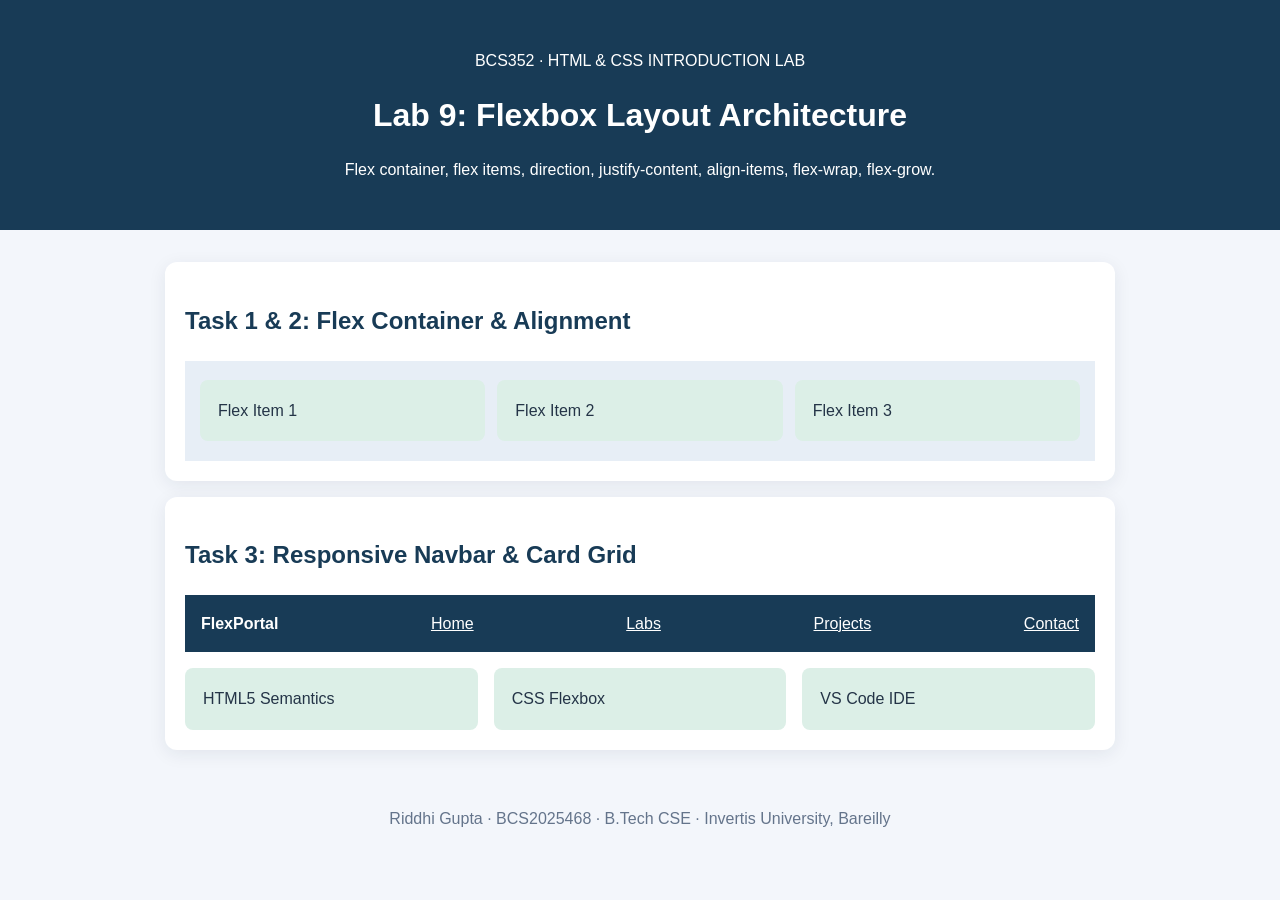
<file: Lab9/index.html>
<!DOCTYPE html>
<html lang="en"><head><meta charset="UTF-8"><meta name="viewport" content="width=device-width, initial-scale=1.0"><title>Lab 9: Flexbox Layout Architecture</title><link rel="stylesheet" href="style.css"></head><body><header class="hero"><p>BCS352 · HTML &amp; CSS INTRODUCTION LAB</p><h1>Lab 9: Flexbox Layout Architecture</h1><p>Flex container, flex items, direction, justify-content, align-items, flex-wrap, flex-grow.</p></header><main class="container"><section class="card"><h2>Task 1 &amp; 2: Flex Container &amp; Alignment</h2><div class="flex-demo"><div>Flex Item 1</div><div>Flex Item 2</div><div>Flex Item 3</div></div></section><section class="card"><h2>Task 3: Responsive Navbar &amp; Card Grid</h2><nav class="flex-nav"><strong>FlexPortal</strong><a href="#">Home</a><a href="#">Labs</a><a href="#">Projects</a><a href="#">Contact</a></nav><div class="flex-grid"><article>HTML5 Semantics</article><article>CSS Flexbox</article><article>VS Code IDE</article></div></section></main><footer>Riddhi Gupta · BCS2025468 · B.Tech CSE · Invertis University, Bareilly</footer></body></html>
</file>
<file: Lab1/style.css>
*{box-sizing:border-box}body{margin:0;font:16px/1.6 Arial,sans-serif;color:#243447;background:#f3f6fb}.hero{background:#183b56;color:#fff;text-align:center;padding:2rem 1rem}.hero h1{margin:.25rem 0}.container{width:min(100% - 2rem,950px);margin:2rem auto}.card{background:#fff;padding:1.25rem;margin:1rem 0;border-radius:12px;box-shadow:0 4px 18px rgba(20,40,70,.08)}h2{color:#183b56}a{color:#1261a0}label{display:block;margin:.6rem 0}input,select{max-width:100%;padding:.6rem;border:1px solid #b8c7d9;border-radius:6px}button{padding:.7rem 1rem;border:0;border-radius:6px;background:#1261a0;color:white;cursor:pointer}.secondary{background:#63788a}fieldset{margin:1rem 0;padding:1rem;border:1px solid #b8c7d9;border-radius:8px}table{border-collapse:collapse;width:100%}th,td{padding:.7rem;border:1px solid #ccd6e0;text-align:left}th{background:#e7eef6}footer{text-align:center;color:#64748b;padding:1.5rem}.placeholder{min-height:140px;display:grid;place-items:center;border:2px dashed #99aabd;background:#e8eef5}.scroll{overflow-x:auto}.subhead{padding:1rem;background:#e2ebf4}.subhead h2{margin:.2rem 0}tbody tr:nth-child(even){background:#f0f5fa}@media(max-width:640px){.container{width:calc(100% - 1rem)}.card{padding:1rem}}
/* Lab-specific styles are included with the common practical styles. */
</file>
<file: Lab10/style.css>
*{box-sizing:border-box}body{margin:0;font:16px/1.6 Arial,sans-serif;color:#243447;background:#f3f6fb}.hero{background:#183b56;color:#fff;text-align:center;padding:2rem 1rem}.hero h1{margin:.25rem 0}.container{width:min(100% - 2rem,950px);margin:2rem auto}.card{background:#fff;padding:1.25rem;margin:1rem 0;border-radius:12px;box-shadow:0 4px 18px rgba(20,40,70,.08)}h2{color:#183b56}a{color:#1261a0}footer{text-align:center;color:#64748b;padding:1.5rem}@media(max-width:640px){.container{width:calc(100% - 1rem)}.card{padding:1rem}}
/* Lab-specific demonstration styles */
.grid-demo{display:grid;grid-template-columns:1fr 2fr minmax(100px,1fr);gap:12px}.grid-demo div{padding:24px;background:#dcefe7;text-align:center}.dashboard{display:grid;grid-template-areas:"head head" "side main" "foot foot";grid-template-columns:220px 1fr;gap:10px;min-height:260px}.dashboard header{grid-area:head;background:#183b56;color:white;padding:16px}.dashboard aside{grid-area:side;background:#e1e9f2;padding:16px}.dashboard-content{grid-area:main;background:white;padding:16px}.dashboard footer{grid-area:foot;background:#34495e;color:white}@media(max-width:600px){.dashboard{grid-template-areas:"head" "side" "main" "foot";grid-template-columns:1fr}}
</file>
<file: Lab11/style.css>
*{box-sizing:border-box}body{margin:0;font:16px/1.6 Arial,sans-serif;color:#243447;background:#f3f6fb}.hero-head{background:#183b56;color:white;text-align:center;padding:2rem 1rem}.hero-head h1{margin:.25rem 0}.container{width:min(100% - 2rem,1000px);margin:2rem auto}.card{background:white;padding:1.25rem;margin:1rem 0;border-radius:12px;box-shadow:0 4px 18px rgba(20,40,70,.08)}h2{color:#183b56}a{color:#1261a0}label{display:block;margin:.5rem 0}input,select{max-width:100%;padding:.65rem;border:1px solid #b8c7d9;border-radius:6px}button{border:0;border-radius:7px;padding:.7rem 1rem;background:#1261a0;color:white;cursor:pointer}footer{text-align:center;padding:1.5rem;color:#64748b}@media(max-width:640px){.container{width:calc(100% - 1rem)}}
/* Lab-specific styles */
 .responsive-container{display:flex;flex-direction:column;gap:1rem}.responsive-container article{background:white;padding:1.2rem;border-radius:8px}.device{padding:10px;background:#f9d9d9;text-align:center}.device:after{content:"Mobile (<600px)";font-weight:bold}@media(min-width:600px){.responsive-container{flex-direction:row;flex-wrap:wrap}.responsive-container article{flex:1 1 45%}.device{background:#ffe6c4}.device:after{content:"Tablet (600px–900px)"}}@media(min-width:900px){.responsive-container article{flex:1}.device{background:#d5f3dd}.device:after{content:"Desktop (>900px)"}}
</file>
<file: Lab12/style.css>
*{box-sizing:border-box}body{margin:0;font:16px/1.6 Arial,sans-serif;color:#243447;background:#f3f6fb}.hero-head{background:#183b56;color:white;text-align:center;padding:2rem 1rem}.hero-head h1{margin:.25rem 0}.container{width:min(100% - 2rem,1000px);margin:2rem auto}.card{background:white;padding:1.25rem;margin:1rem 0;border-radius:12px;box-shadow:0 4px 18px rgba(20,40,70,.08)}h2{color:#183b56}a{color:#1261a0}label{display:block;margin:.5rem 0}input,select{max-width:100%;padding:.65rem;border:1px solid #b8c7d9;border-radius:6px}button{border:0;border-radius:7px;padding:.7rem 1rem;background:#1261a0;color:white;cursor:pointer}footer{text-align:center;padding:1.5rem;color:#64748b}@media(max-width:640px){.container{width:calc(100% - 1rem)}}
/* Lab-specific styles */
.animated-btn{transition:transform .3s ease,background-color .3s ease}.animated-btn:hover{transform:scale(1.1) rotate(3deg);background:#0b4778}.transform-box{display:inline-block;margin:2rem;padding:25px;background:#d9eafe;transform:translateX(12px) rotate(-4deg) scale(1.05)}.spinner{width:55px;height:55px;border:6px solid #d4e0ec;border-top-color:#1261a0;border-radius:50%;animation:spin 1s linear infinite}@keyframes spin{to{transform:rotate(360deg)}}
</file>
<file: Lab13/style.css>
*{box-sizing:border-box}body{margin:0;font:16px/1.6 Arial,sans-serif;color:#243447;background:#f3f6fb}.hero-head{background:#183b56;color:white;text-align:center;padding:2rem 1rem}.hero-head h1{margin:.25rem 0}.container{width:min(100% - 2rem,1000px);margin:2rem auto}.card{background:white;padding:1.25rem;margin:1rem 0;border-radius:12px;box-shadow:0 4px 18px rgba(20,40,70,.08)}h2{color:#183b56}a{color:#1261a0}label{display:block;margin:.5rem 0}input,select{max-width:100%;padding:.65rem;border:1px solid #b8c7d9;border-radius:6px}button{border:0;border-radius:7px;padding:.7rem 1rem;background:#1261a0;color:white;cursor:pointer}footer{text-align:center;padding:1.5rem;color:#64748b}@media(max-width:640px){.container{width:calc(100% - 1rem)}}
/* Lab-specific styles */
body{background:#f8f9fa}.card{transition:transform .2s ease,box-shadow .2s ease}.card:hover{transform:translateY(-4px);box-shadow:0 6px 12px rgba(0,0,0,.1)}
</file>
<file: Lab15/style.css>
*{box-sizing:border-box}body{margin:0;font:16px/1.6 Arial,sans-serif;color:#243447;background:#f3f6fb}.hero-head{background:#183b56;color:white;text-align:center;padding:2rem 1rem}.hero-head h1{margin:.25rem 0}.container{width:min(100% - 2rem,1000px);margin:2rem auto}.card{background:white;padding:1.25rem;margin:1rem 0;border-radius:12px;box-shadow:0 4px 18px rgba(20,40,70,.08)}h2{color:#183b56}a{color:#1261a0}label{display:block;margin:.5rem 0}input,select{max-width:100%;padding:.65rem;border:1px solid #b8c7d9;border-radius:6px}button{border:0;border-radius:7px;padding:.7rem 1rem;background:#1261a0;color:white;cursor:pointer}footer{text-align:center;padding:1.5rem;color:#64748b}@media(max-width:640px){.container{width:calc(100% - 1rem)}}
/* Lab-specific styles */
.navbar{display:flex;justify-content:space-between;align-items:center;gap:1rem;background:#3e2723;color:white;padding:1rem 2rem}.logo{font-size:1.4rem;font-weight:bold}.nav-links{display:flex;gap:1rem;flex-wrap:wrap}.nav-links a{color:white;text-decoration:none}.hero{text-align:center;color:white;background:linear-gradient(135deg,#3e2723,#8d6e63);padding:4rem 1.5rem}.hero h2{color:white;font-size:2rem}.button{display:inline-block;text-decoration:none;margin-top:.8rem;background:#d7ccc8;color:#3e2723;padding:.7rem 1rem;border-radius:7px}.menu-grid{display:grid;grid-template-columns:repeat(auto-fit,minmax(190px,1fr));gap:1rem}.menu-grid article{padding:1rem;border-radius:10px;background:#fff8f1;border-top:4px solid #8d6e63}.price{color:#b5441f;font-weight:bold;font-size:1.25rem}form{display:grid;gap:.7rem;max-width:550px}form input,form select{width:100%}footer{background:#271c19;color:#d7ccc8}
</file>
<file: Lab2/style.css>
*{box-sizing:border-box}body{margin:0;font:16px/1.6 Arial,sans-serif;color:#243447;background:#f3f6fb}.hero{background:#183b56;color:#fff;text-align:center;padding:2rem 1rem}.hero h1{margin:.25rem 0}.container{width:min(100% - 2rem,950px);margin:2rem auto}.card{background:#fff;padding:1.25rem;margin:1rem 0;border-radius:12px;box-shadow:0 4px 18px rgba(20,40,70,.08)}h2{color:#183b56}a{color:#1261a0}label{display:block;margin:.6rem 0}input,select{max-width:100%;padding:.6rem;border:1px solid #b8c7d9;border-radius:6px}button{padding:.7rem 1rem;border:0;border-radius:6px;background:#1261a0;color:white;cursor:pointer}.secondary{background:#63788a}fieldset{margin:1rem 0;padding:1rem;border:1px solid #b8c7d9;border-radius:8px}table{border-collapse:collapse;width:100%}th,td{padding:.7rem;border:1px solid #ccd6e0;text-align:left}th{background:#e7eef6}footer{text-align:center;color:#64748b;padding:1.5rem}.placeholder{min-height:140px;display:grid;place-items:center;border:2px dashed #99aabd;background:#e8eef5}.scroll{overflow-x:auto}.subhead{padding:1rem;background:#e2ebf4}.subhead h2{margin:.2rem 0}tbody tr:nth-child(even){background:#f0f5fa}@media(max-width:640px){.container{width:calc(100% - 1rem)}.card{padding:1rem}}
 .responsive-img{display:block;max-width:100%;height:auto;border:1px solid #ccd6e0;border-radius:10px}\n/* Lab-specific styles are included with the common practical styles. */
</file>
<file: Lab3/style.css>
*{box-sizing:border-box}body{margin:0;font:16px/1.6 Arial,sans-serif;color:#243447;background:#f3f6fb}.hero{background:#183b56;color:#fff;text-align:center;padding:2rem 1rem}.hero h1{margin:.25rem 0}.container{width:min(100% - 2rem,950px);margin:2rem auto}.card{background:#fff;padding:1.25rem;margin:1rem 0;border-radius:12px;box-shadow:0 4px 18px rgba(20,40,70,.08)}h2{color:#183b56}a{color:#1261a0}label{display:block;margin:.6rem 0}input,select{max-width:100%;padding:.6rem;border:1px solid #b8c7d9;border-radius:6px}button{padding:.7rem 1rem;border:0;border-radius:6px;background:#1261a0;color:white;cursor:pointer}.secondary{background:#63788a}fieldset{margin:1rem 0;padding:1rem;border:1px solid #b8c7d9;border-radius:8px}table{border-collapse:collapse;width:100%}th,td{padding:.7rem;border:1px solid #ccd6e0;text-align:left}th{background:#e7eef6}footer{text-align:center;color:#64748b;padding:1.5rem}.placeholder{min-height:140px;display:grid;place-items:center;border:2px dashed #99aabd;background:#e8eef5}.scroll{overflow-x:auto}.subhead{padding:1rem;background:#e2ebf4}.subhead h2{margin:.2rem 0}tbody tr:nth-child(even){background:#f0f5fa}@media(max-width:640px){.container{width:calc(100% - 1rem)}.card{padding:1rem}}
/* Lab-specific styles are included with the common practical styles. */
</file>
<file: Lab4/style.css>
*{box-sizing:border-box}body{margin:0;font:16px/1.6 Arial,sans-serif;color:#243447;background:#f3f6fb}.hero{background:#183b56;color:#fff;text-align:center;padding:2rem 1rem}.hero h1{margin:.25rem 0}.container{width:min(100% - 2rem,950px);margin:2rem auto}.card{background:#fff;padding:1.25rem;margin:1rem 0;border-radius:12px;box-shadow:0 4px 18px rgba(20,40,70,.08)}h2{color:#183b56}a{color:#1261a0}label{display:block;margin:.6rem 0}input,select{max-width:100%;padding:.6rem;border:1px solid #b8c7d9;border-radius:6px}button{padding:.7rem 1rem;border:0;border-radius:6px;background:#1261a0;color:white;cursor:pointer}.secondary{background:#63788a}fieldset{margin:1rem 0;padding:1rem;border:1px solid #b8c7d9;border-radius:8px}table{border-collapse:collapse;width:100%}th,td{padding:.7rem;border:1px solid #ccd6e0;text-align:left}th{background:#e7eef6}footer{text-align:center;color:#64748b;padding:1.5rem}.placeholder{min-height:140px;display:grid;place-items:center;border:2px dashed #99aabd;background:#e8eef5}.scroll{overflow-x:auto}.subhead{padding:1rem;background:#e2ebf4}.subhead h2{margin:.2rem 0}tbody tr:nth-child(even){background:#f0f5fa}@media(max-width:640px){.container{width:calc(100% - 1rem)}.card{padding:1rem}}
/* Lab-specific styles are included with the common practical styles. */
</file>
<file: Lab5/style.css>
*{box-sizing:border-box}body{margin:0;font:16px/1.6 Arial,sans-serif;color:#243447;background:#f3f6fb}.hero{background:#183b56;color:#fff;text-align:center;padding:2rem 1rem}.hero h1{margin:.25rem 0}.container{width:min(100% - 2rem,950px);margin:2rem auto}.card{background:#fff;padding:1.25rem;margin:1rem 0;border-radius:12px;box-shadow:0 4px 18px rgba(20,40,70,.08)}h2{color:#183b56}a{color:#1261a0}label{display:block;margin:.6rem 0}input,select{max-width:100%;padding:.6rem;border:1px solid #b8c7d9;border-radius:6px}button{padding:.7rem 1rem;border:0;border-radius:6px;background:#1261a0;color:white;cursor:pointer}.secondary{background:#63788a}fieldset{margin:1rem 0;padding:1rem;border:1px solid #b8c7d9;border-radius:8px}table{border-collapse:collapse;width:100%}th,td{padding:.7rem;border:1px solid #ccd6e0;text-align:left}th{background:#e7eef6}footer{text-align:center;color:#64748b;padding:1.5rem}.placeholder{min-height:140px;display:grid;place-items:center;border:2px dashed #99aabd;background:#e8eef5}.scroll{overflow-x:auto}.subhead{padding:1rem;background:#e2ebf4}.subhead h2{margin:.2rem 0}tbody tr:nth-child(even){background:#f0f5fa}@media(max-width:640px){.container{width:calc(100% - 1rem)}.card{padding:1rem}}
/* Lab-specific styles are included with the common practical styles. */
</file>
<file: Lab6/style.css>
*{box-sizing:border-box}body{margin:0;font:16px/1.6 Arial,sans-serif;color:#243447;background:#f3f6fb}.hero{background:#183b56;color:#fff;text-align:center;padding:2rem 1rem}.hero h1{margin:.25rem 0}.container{width:min(100% - 2rem,950px);margin:2rem auto}.card{background:#fff;padding:1.25rem;margin:1rem 0;border-radius:12px;box-shadow:0 4px 18px rgba(20,40,70,.08)}h1,h2,h3{color:#183b56}a{color:#1261a0}footer{text-align:center;color:#64748b;padding:1.5rem}@media(max-width:640px){.container{width:calc(100% - 1rem)}.card{padding:1rem}}
/* Lab-specific demonstration styles */
#main-header{background:#2b2d42;color:white;padding:1rem;text-align:center}.highlight{background:rgba(217,4,41,.1);padding:10px}.hex{color:#d90429}.rgb{color:rgb(20,110,80)}.hsl{color:hsl(220,70%,45%)}.rgba{background:rgba(30,100,160,.15);padding:.5rem}[data-category=primary]{border-left:5px solid #d90429}#unique{border-left:4px solid #1261a0;padding:.5rem}.type-demo{font-family:"Poppins",sans-serif;line-height:1.9;letter-spacing:.6px;font-weight:600}
</file>
<file: Lab7/style.css>
*{box-sizing:border-box}body{margin:0;font:16px/1.6 Arial,sans-serif;color:#243447;background:#f3f6fb}.hero{background:#183b56;color:#fff;text-align:center;padding:2rem 1rem}.hero h1{margin:.25rem 0}.container{width:min(100% - 2rem,950px);margin:2rem auto}.card{background:#fff;padding:1.25rem;margin:1rem 0;border-radius:12px;box-shadow:0 4px 18px rgba(20,40,70,.08)}h2{color:#183b56}a{color:#1261a0}footer{text-align:center;color:#64748b;padding:1.5rem}@media(max-width:640px){.container{width:calc(100% - 1rem)}.card{padding:1rem}}
/* Lab-specific demonstration styles */
.margin-demo{background:#f7c9dc;padding:18px}.border-demo{border:5px dashed #bb8b20;padding:15px;background:#fff3c4}.padding-demo{background:#c9f1d5;padding:20px}.content-demo{background:#a8d7f5;padding:20px;font-weight:bold}.sizing{width:260px;padding:15px;border:5px solid #1261a0;margin:12px 0;background:#e4f1fb}.content-box{box-sizing:content-box}.border-box{box-sizing:border-box}.block{display:block;background:#e0e8f2;padding:8px}.inline{display:inline;background:#ffedc2}.inline-block{display:inline-block;padding:12px;background:#c8e8d4}.hidden{display:none}
</file>
<file: Lab8/style.css>
*{box-sizing:border-box}body{margin:0;font:16px/1.6 Arial,sans-serif;color:#243447;background:#f3f6fb}.hero{background:#183b56;color:#fff;text-align:center;padding:2rem 1rem}.hero h1{margin:.25rem 0}.container{width:min(100% - 2rem,950px);margin:2rem auto}.card{background:#fff;padding:1.25rem;margin:1rem 0;border-radius:12px;box-shadow:0 4px 18px rgba(20,40,70,.08)}h2{color:#183b56}a{color:#1261a0}footer{text-align:center;color:#64748b;padding:1.5rem}@media(max-width:640px){.container{width:calc(100% - 1rem)}.card{padding:1rem}}
/* Lab-specific demonstration styles */\n.fixed-note{position:fixed;right:.75rem;bottom:.75rem;z-index:100;background:#183b56;color:#fff;padding:.65rem .85rem;border-radius:8px;box-shadow:0 3px 10px rgba(0,0,0,.18);font-size:.85rem}
.position-stage{min-height:420px}.relative{position:relative;padding:50px 15px;background:#e4efff;border:2px dashed #1261a0}.absolute{position:absolute;top:8px;right:8px;background:#c2415d;color:white;padding:5px 9px}.sticky{position:sticky;top:0;background:#ffca7a;padding:10px}.clearfix::after{content:"";display:block;clear:both}.float-card{float:left;width:45%;padding:30px 10px;margin:1%;background:#dcefe7}.float-card:last-child{float:right;background:#e7e2f5}.layers{position:relative;height:150px}.layer{position:absolute;width:140px;height:100px;padding:15px;color:white;border-radius:8px}.one{background:#287c72;left:10px;top:10px;z-index:1}.two{background:#bd6a8a;left:80px;top:35px;z-index:2}.three{background:#7358ad;left:50px;top:20px;z-index:3}
</file>
<file: Lab9/style.css>
*{box-sizing:border-box}body{margin:0;font:16px/1.6 Arial,sans-serif;color:#243447;background:#f3f6fb}.hero{background:#183b56;color:#fff;text-align:center;padding:2rem 1rem}.hero h1{margin:.25rem 0}.container{width:min(100% - 2rem,950px);margin:2rem auto}.card{background:#fff;padding:1.25rem;margin:1rem 0;border-radius:12px;box-shadow:0 4px 18px rgba(20,40,70,.08)}h2{color:#183b56}a{color:#1261a0}footer{text-align:center;color:#64748b;padding:1.5rem}@media(max-width:640px){.container{width:calc(100% - 1rem)}.card{padding:1rem}}
/* Lab-specific demonstration styles */
.flex-demo{display:flex;flex-direction:row;justify-content:space-around;align-items:center;flex-wrap:wrap;gap:12px;min-height:100px;background:#e7eef6;padding:15px}.flex-demo div,.flex-grid article{background:#dcefe7;padding:18px;border-radius:8px;flex:1 1 120px}.flex-nav{display:flex;flex-wrap:wrap;justify-content:space-between;align-items:center;gap:1rem;padding:1rem;background:#183b56;color:white}.flex-nav a{color:white}.flex-grid{display:flex;flex-wrap:wrap;gap:1rem;margin-top:1rem}
</file>
